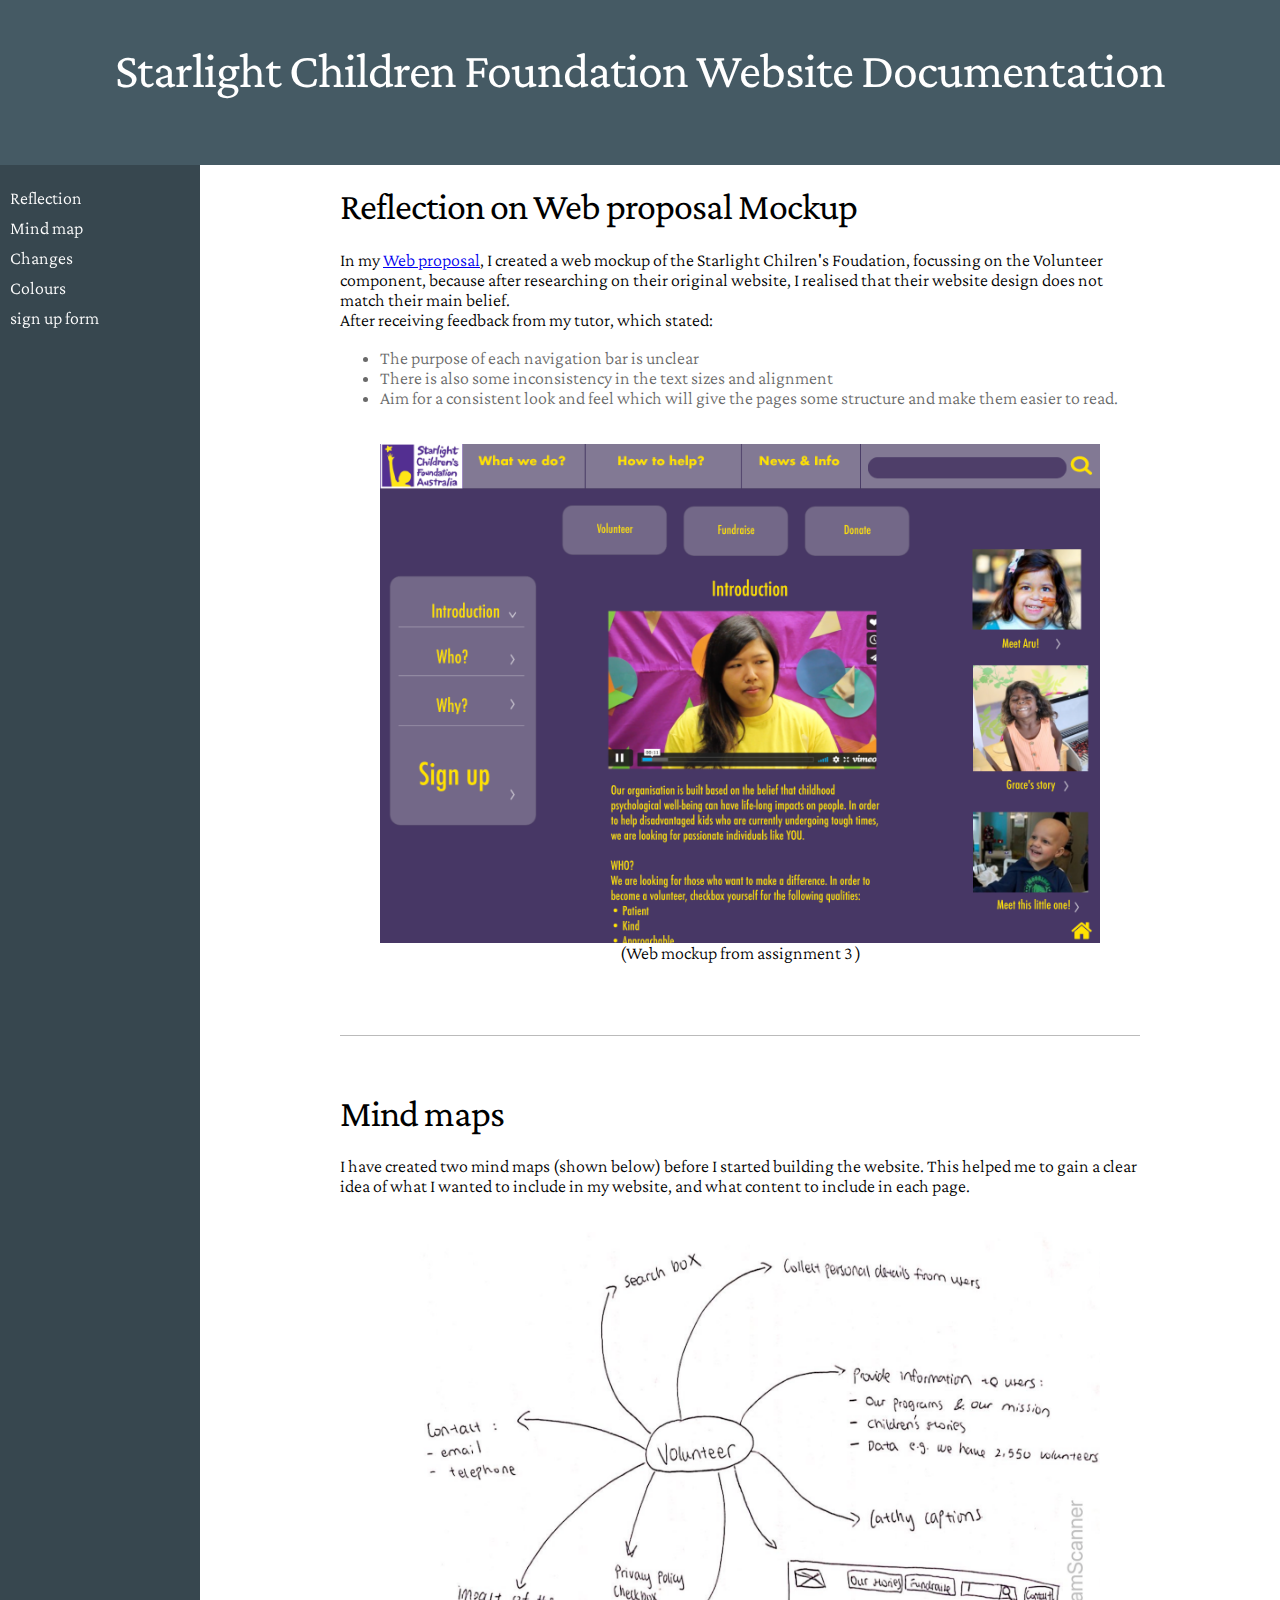
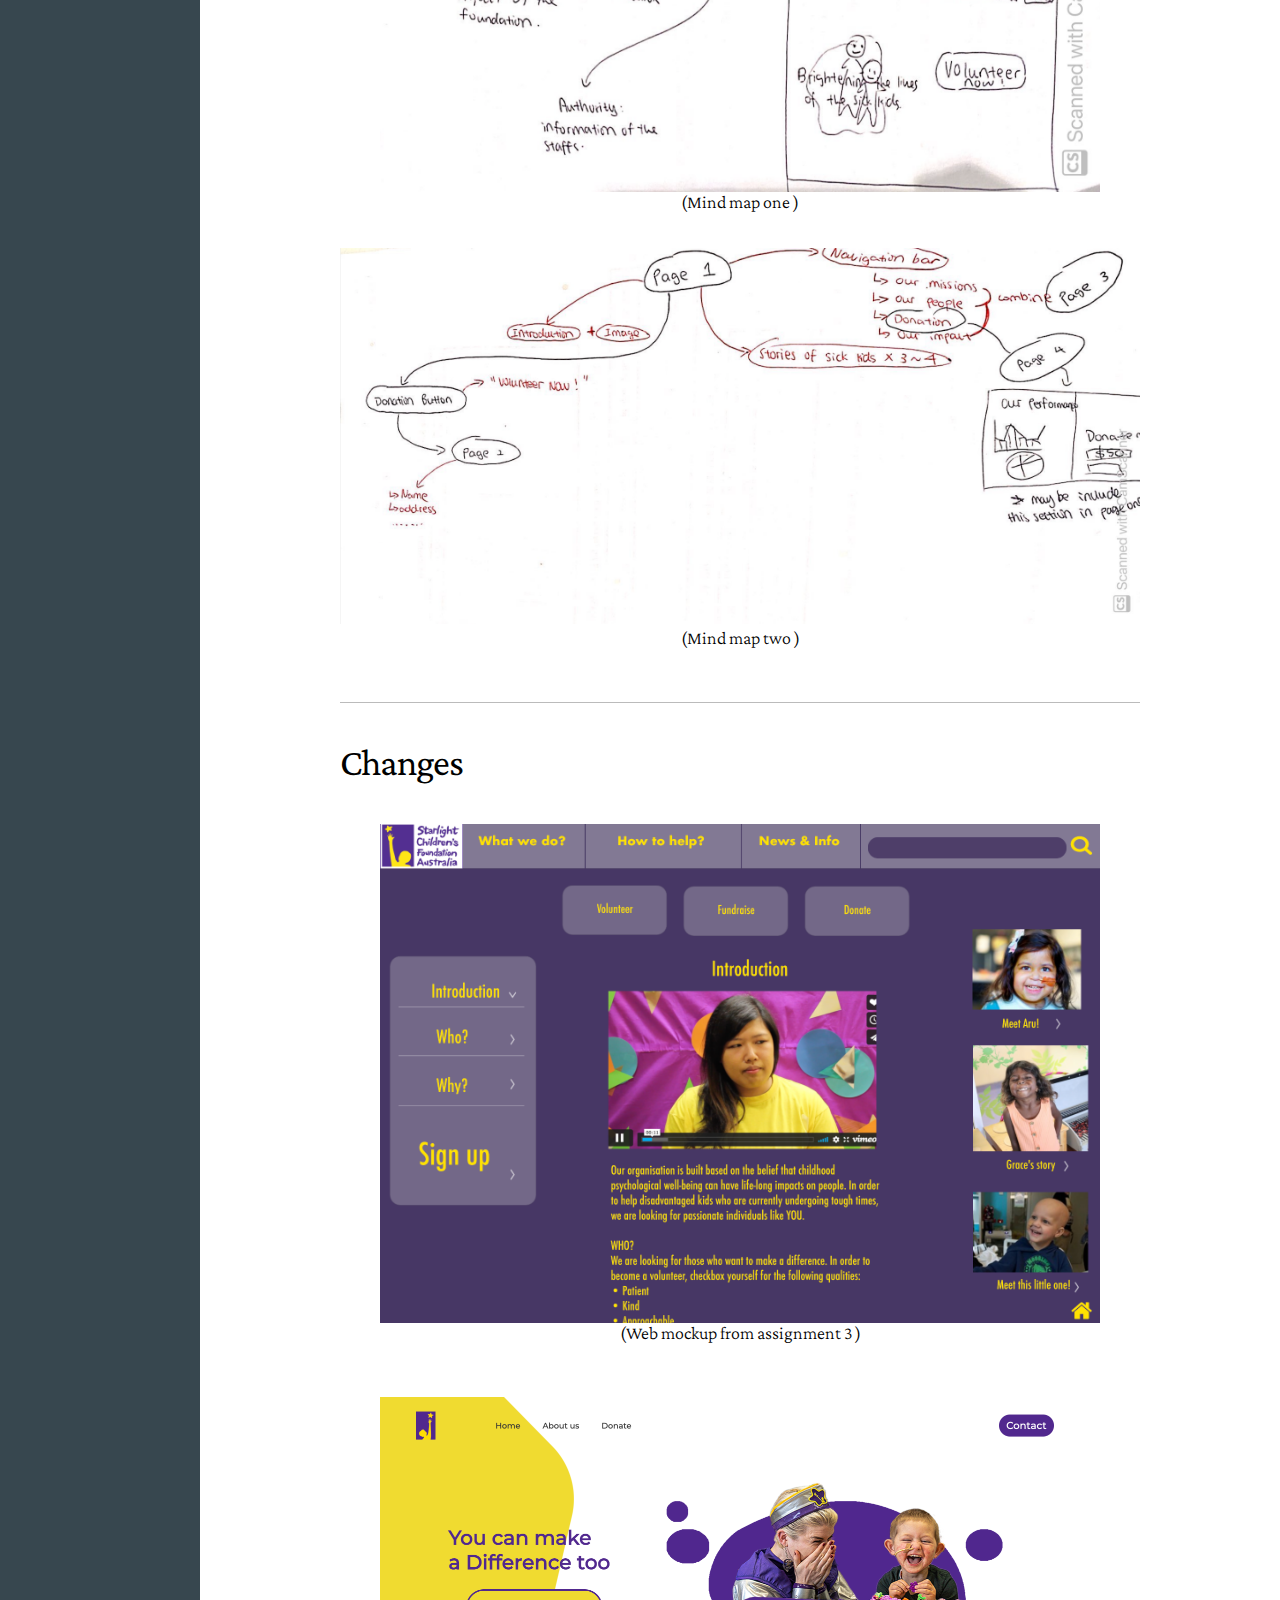
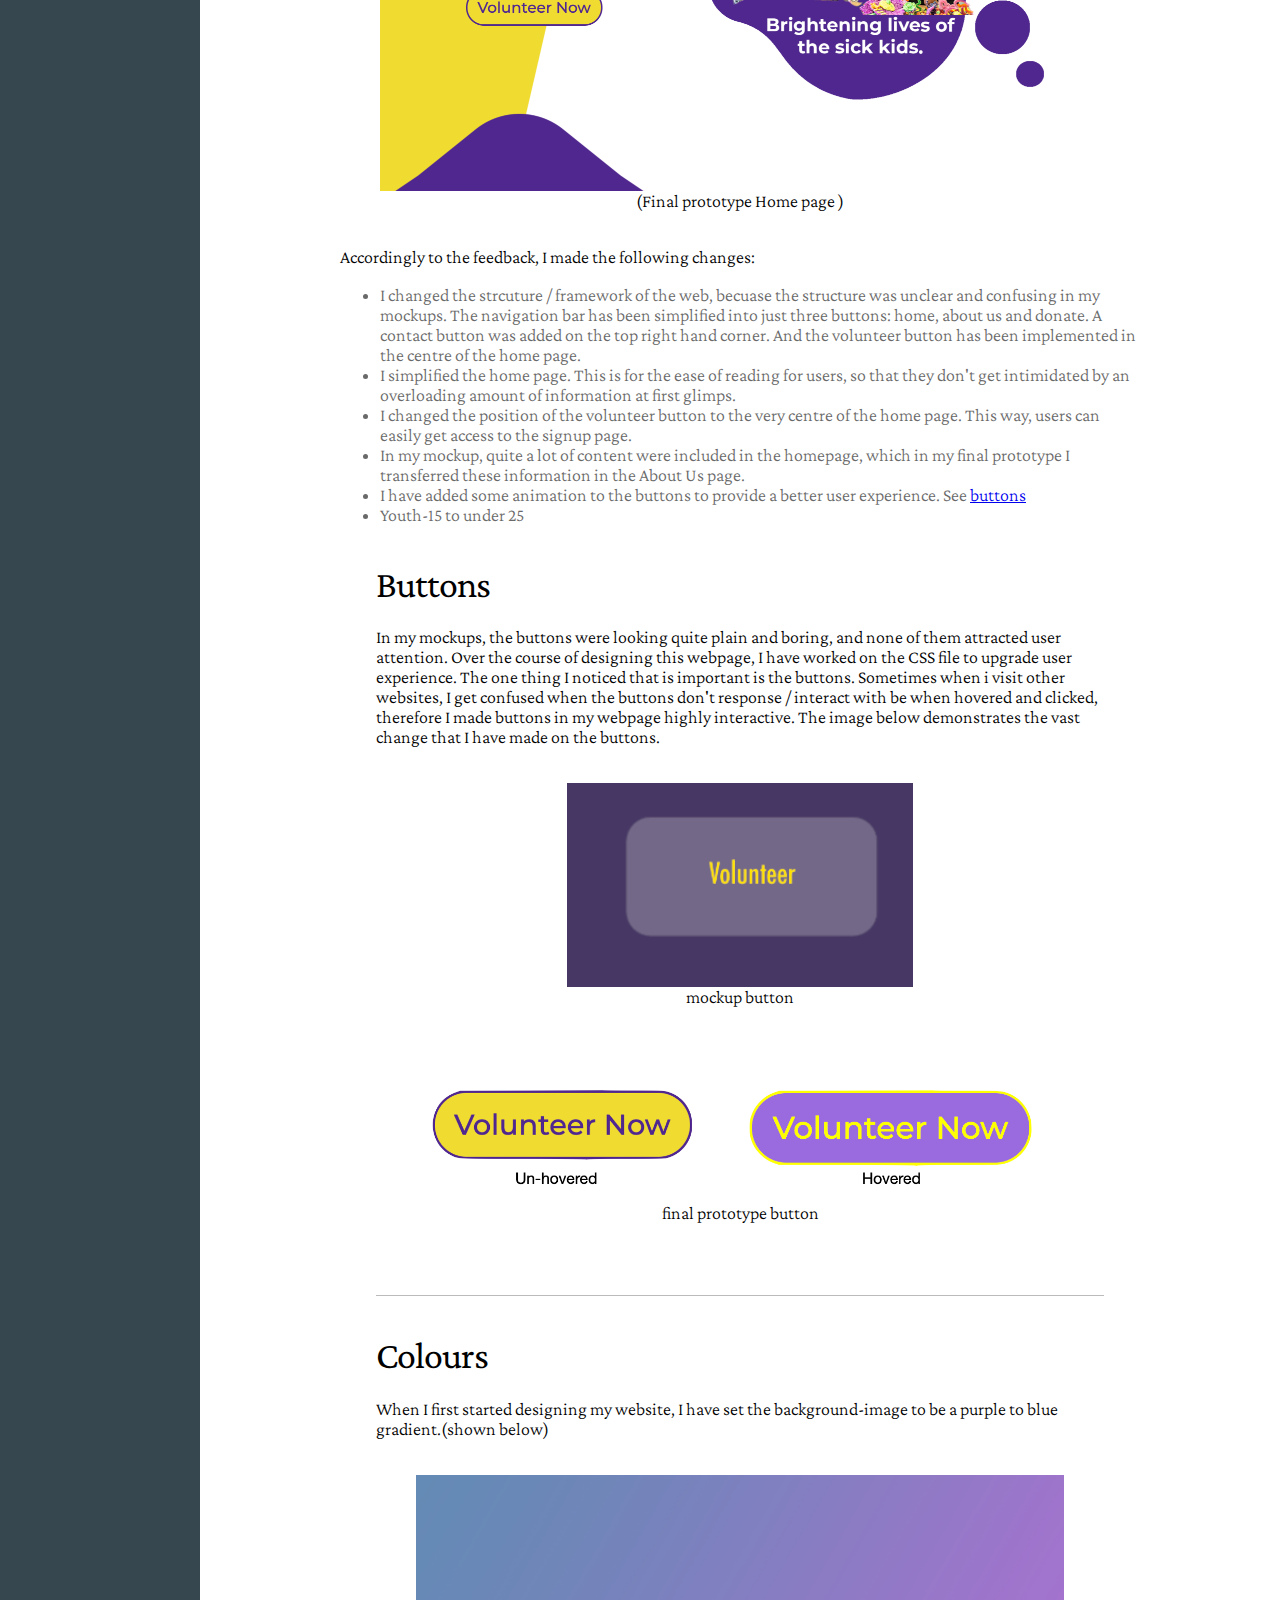
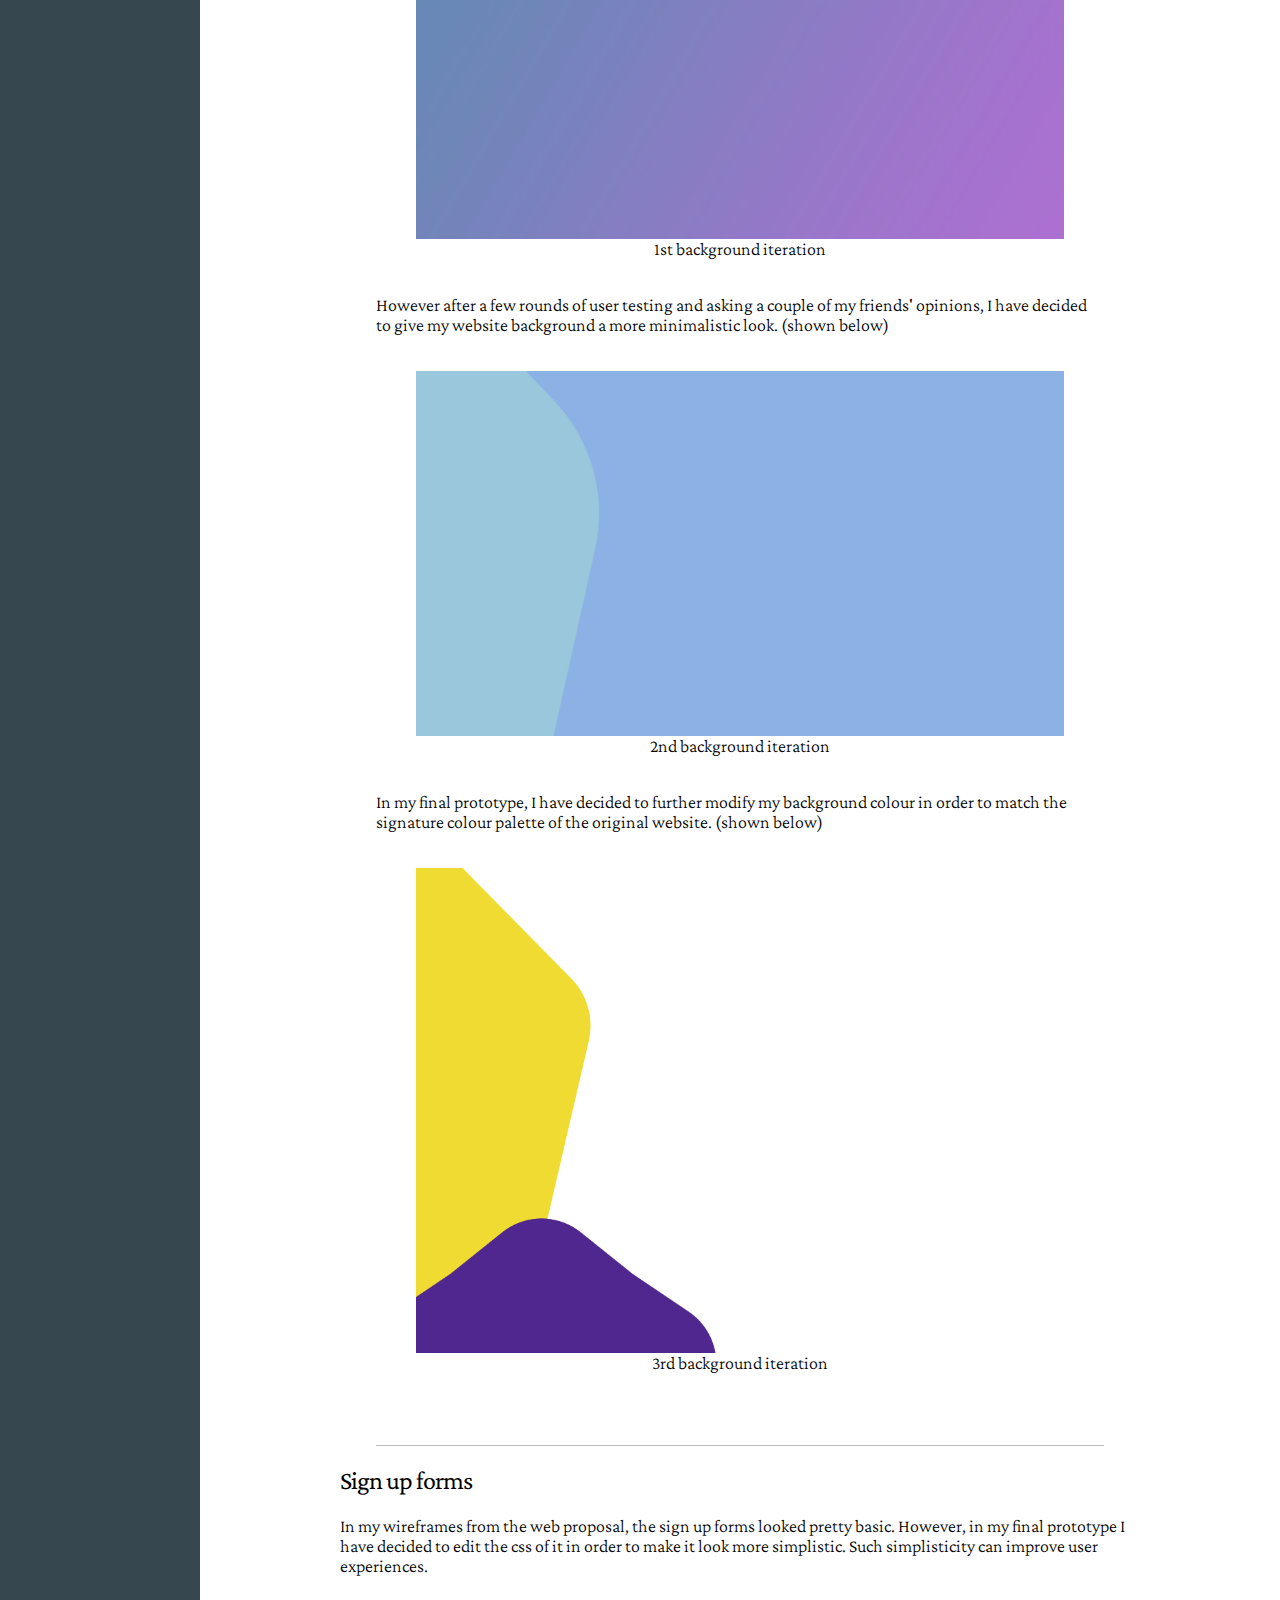
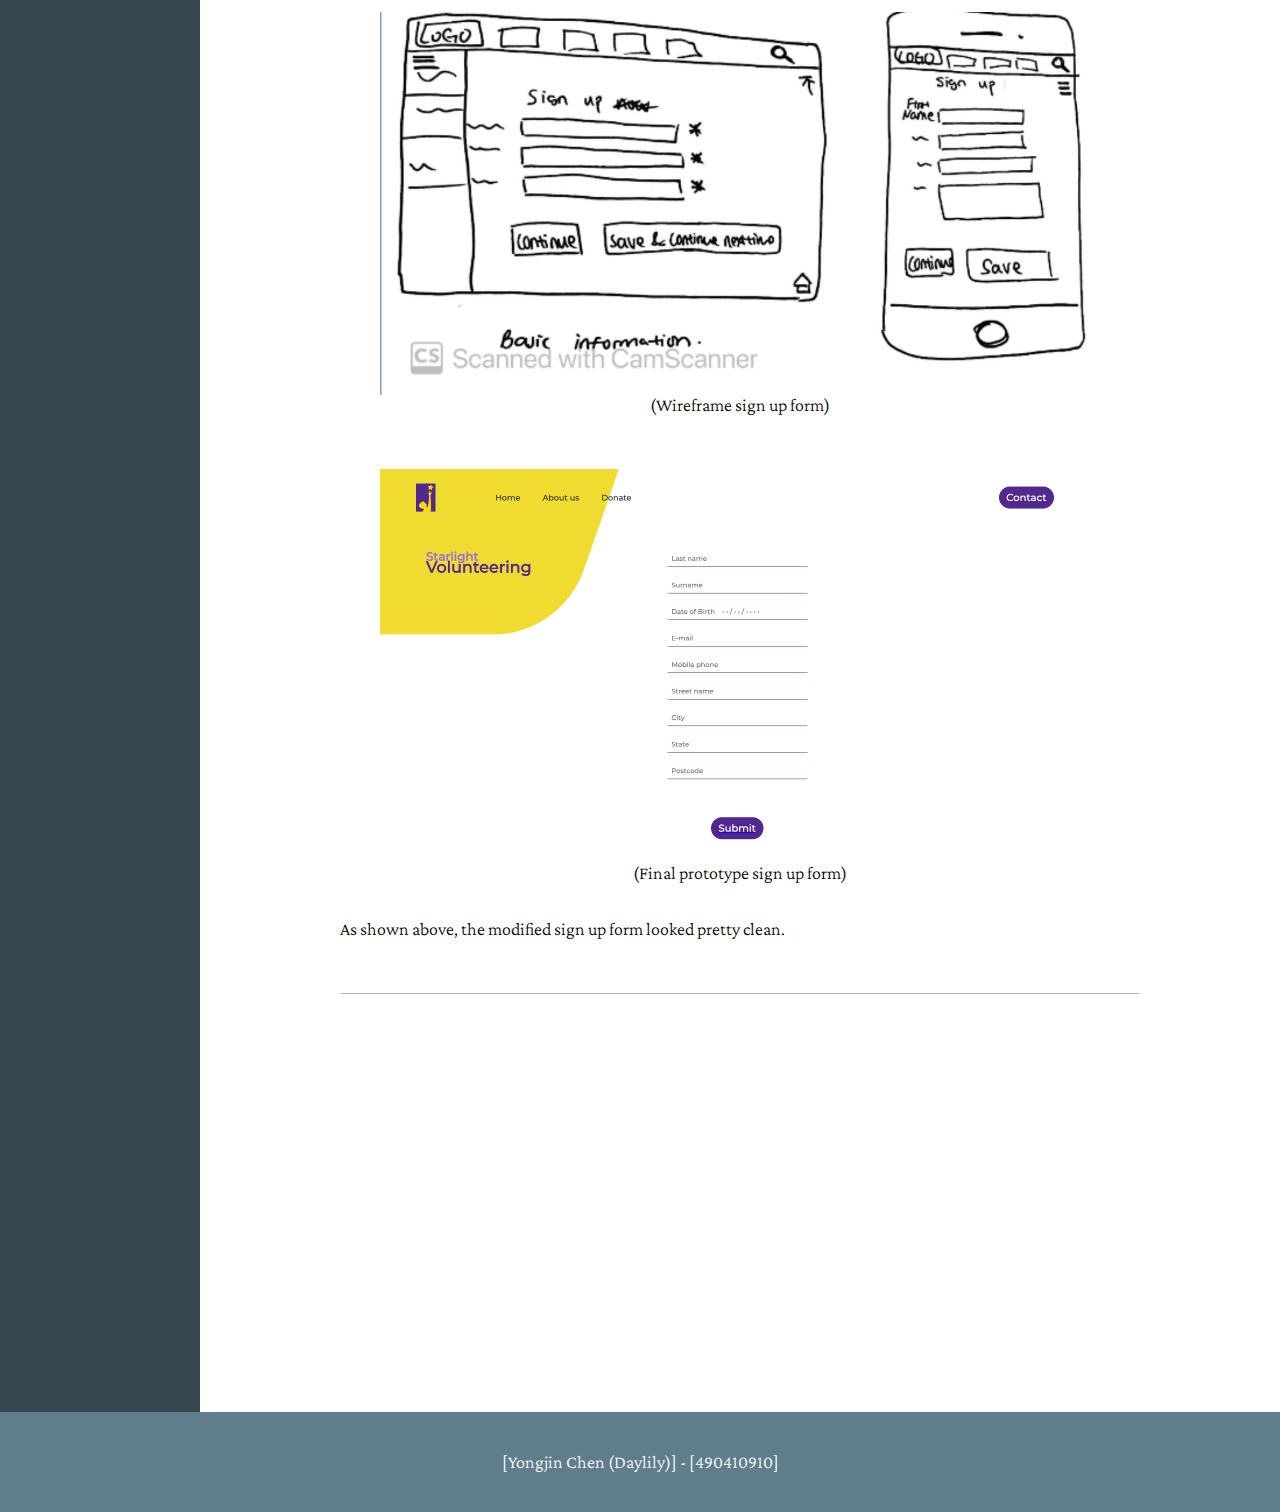
<file: index.html>
<!DOCTYPE html>
<html>

<head>
	<meta charset="utf-8">
	<meta name="viewport" content="width=device-width">
	<title>Web documentation</title>
	<link href="style.css" rel="stylesheet" type="text/css" />
</head>

<body>
	<header>
		<h1>Starlight Children Foundation Website Documentation</h1>
	</header>

	<nav>
		<ul>
			<li><a href="#Introduction">Reflection</a></li>
		
        <li><a href="#mindmap">Mind map</a></li>
		
				<li><a href="#changes">Changes</a></li>
	
			<li><a href="#colours">Colours</a></li>
		
				<li><a href="#signup">sign up form</a></li>

		
			</ul>
			
	</nav>

	<!-- MAIN CONTENT: Add your own sections as needed -->
	<main>
		<section id="Introduction">
			<h2>Reflection on Web proposal Mockup</h2>
		<p>
In my    <a class="cta" href="proposal.html">Web proposal</a>, I created a web mockup of the Starlight Chilren's Foudation, focussing on the Volunteer component, because after researching on their original website, I realised that their website design does not match their main belief. <br>
After receiving feedback from my tutor, which stated: 
<ul>
  <li>The purpose of each navigation bar is unclear</li>
  <li>There is also some inconsistency in the text sizes and alignment</li>
  <li>Aim for a consistent look and feel which will give the pages some structure and make them easier to read.</li>
</ul>


<figure> <center>
<img src="Images/mockup1.png" alt=""mockup"  width="20%"> <figcaption> (Web mockup from assignment 3 )</figcaption>
</figure> </center>
</section>

    </p></section>

	<section id="mindmap">
	<h2>Mind maps</h2>
		<p>I have created two mind maps (shown below) before I started building the website. This helped me to gain a clear idea of what I wanted to include in my website, and what content to include in each page. </p>

    <figure> <center>
<img src="img/mindmap1.png" alt=""mindmap1"  width="20%"> <figcaption> (Mind map one )</figcaption>
</figure> </center>
<center>
<img src="img/mindmap2.png" alt=""mindmap2"  width="100%"> <figcaption> (Mind map two )</figcaption>
</figure> </center>









  </section>

	<section id="changes">
			<h2>Changes</h2>



			<!-- Use the figure element for embedding images and iframes with annotations/captions -->
		
         <figure> <center>
<img src="Images/mockup1.png" alt=""mockup"  width="15%"> <figcaption> (Web mockup from assignment 3 )</figcaption>
</figure> </center>

         <figure> <center>
<img src="img/home.png" alt=""home"  width="15%"> <figcaption> (Final prototype Home page )</figcaption>
</figure> </center>
	<p>
      Accordingly to the feedback, I made the following changes: 
        <ul>
         <li>I changed the strcuture / framework of the web, becuase the structure was unclear and confusing in my mockups. The navigation bar has been simplified into just three buttons: home, about us and donate. A contact button was added on the top right hand corner. And the volunteer button has been implemented in the centre of the home page.  </li>

         <li>I simplified the home page. This is for the ease of reading for users, so that they don't get intimidated by an overloading amount of information at first glimps. </li>
         <li>I changed the position of the volunteer button to the very centre of the home page. This way, users can easily get access to the signup page. </li>
         <li>In my mockup, quite a lot of content were included in the homepage, which in my final prototype I transferred these information in the About Us page.</li> 
         <li>I have added some animation to the buttons to provide a better user experience. See  <a class="cta" href="#buttons">buttons</a> </li>
         <li>Youth-15 to under 25</li></ul>
        </p>


			<section id="buttons">
<h2> Buttons</h2>
     
<p>
  In my mockups, the buttons were looking quite plain and boring, and none of them attracted user attention.
Over the course of designing this webpage, I have worked on the CSS file to upgrade user experience. The one thing I noticed that is important is the buttons. Sometimes when i visit other websites, I get confused when the buttons don't response / interact with be when hovered and clicked, therefore I made buttons in my webpage highly interactive. The image below demonstrates the vast change that I have made on the buttons. <br></p>

  <figure> <center>
<img src="img/oldbutton.png" alt=""process"  width="20%"> <figcaption> mockup button</figcaption>
</figure> </center>

  <figure> <center>
<img src="img/new button.png" alt=""process"  width="20%"> <figcaption> final prototype button</figcaption>
</figure> </center>

	
		</section>

    <!-- 🌸🌸🌸🌸DEATION🌸🌸🌸🌸-->
		<section id="colours">
			<h2>Colours</h2>
			<p>When I first started designing my website, I have set the background-image to be a purple to blue gradient.(shown below)
     </p>

       <figure> <center>
<img src="img/bg1.png" alt=""process"  width="20%"> <figcaption>  1st background iteration</figcaption>
</figure> </center>

<p>However after a few rounds of user testing and asking a couple of my friends' opinions, I have decided to give my website background a more minimalistic look. (shown below)</p>

       <figure> <center>
<img src="img/bg2.png" alt=""process"  width="20%"> <figcaption> 2nd background iteration</figcaption>
</figure> </center>

<p>In my final prototype, I have decided to further modify my background colour in order to match the signature colour palette of the original website. (shown below)</p>

       <figure> <center>
<img src="img/bg3.png" alt=""process"  width="20%"> <figcaption> 3rd background iteration</figcaption>
</figure> </center>
</section>
			

			<h3 id="signup">Sign up forms</h3>
			<p>In my wireframes from the web proposal, the sign up forms looked pretty basic. However, in my final prototype I have decided to edit the css of it in order to make it look more simplistic. Such simplisticity can improve user experiences.</p>

<figure> <center>
<img src="img/oldform.png" alt=""form1",  width="15%"> <figcaption> (Wireframe sign up form) </figcaption>
</figure> </center>
<figure> <center>
<img src="img/newform.png" alt=""form1",  width="15%"> <figcaption> (Final prototype sign up form) </figcaption>
</figure> </center>
<p> As shown above, the modified sign up form looked pretty clean.</p> 
</section>






    
	</main>

  <!-- FOOTER: Update with your details --> 
	<footer>
		[Yongjin Chen (Daylily)] - [490410910]
	</footer>
	</script>
</body>

</html>
</file>
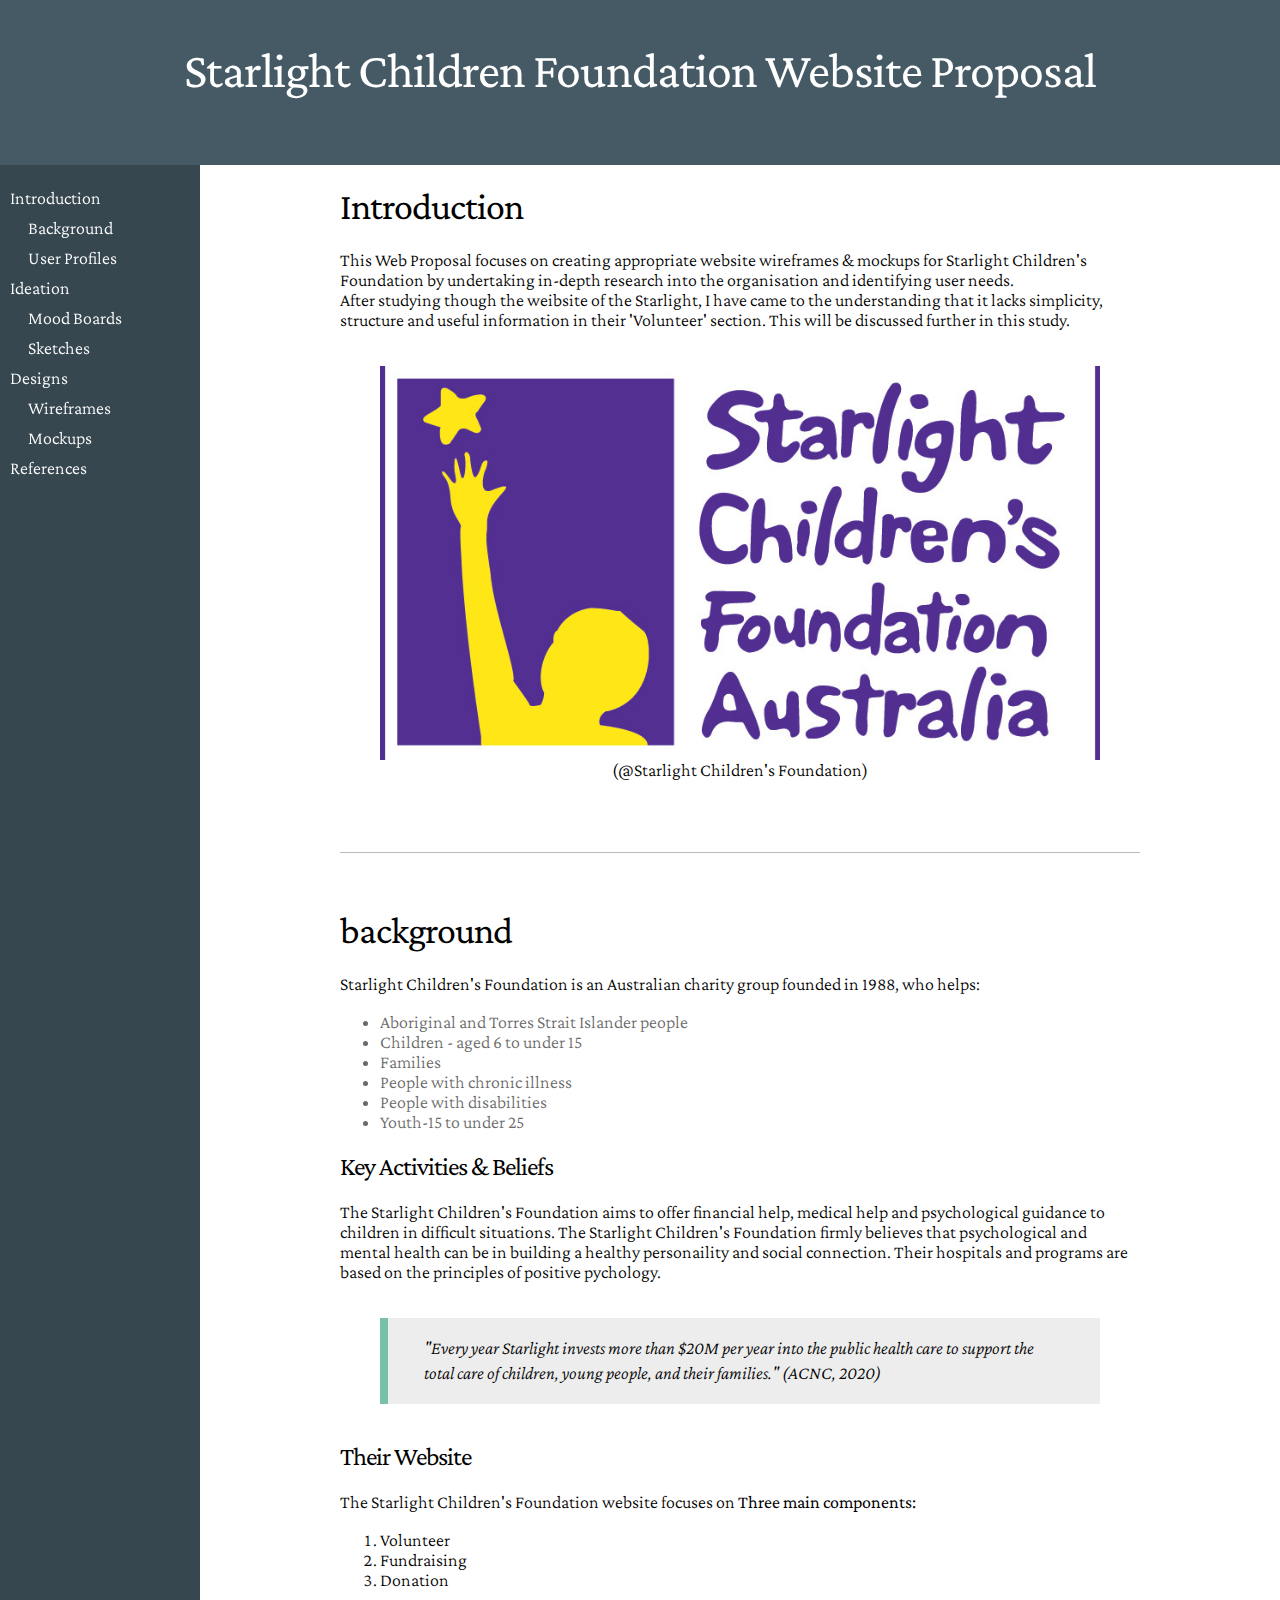
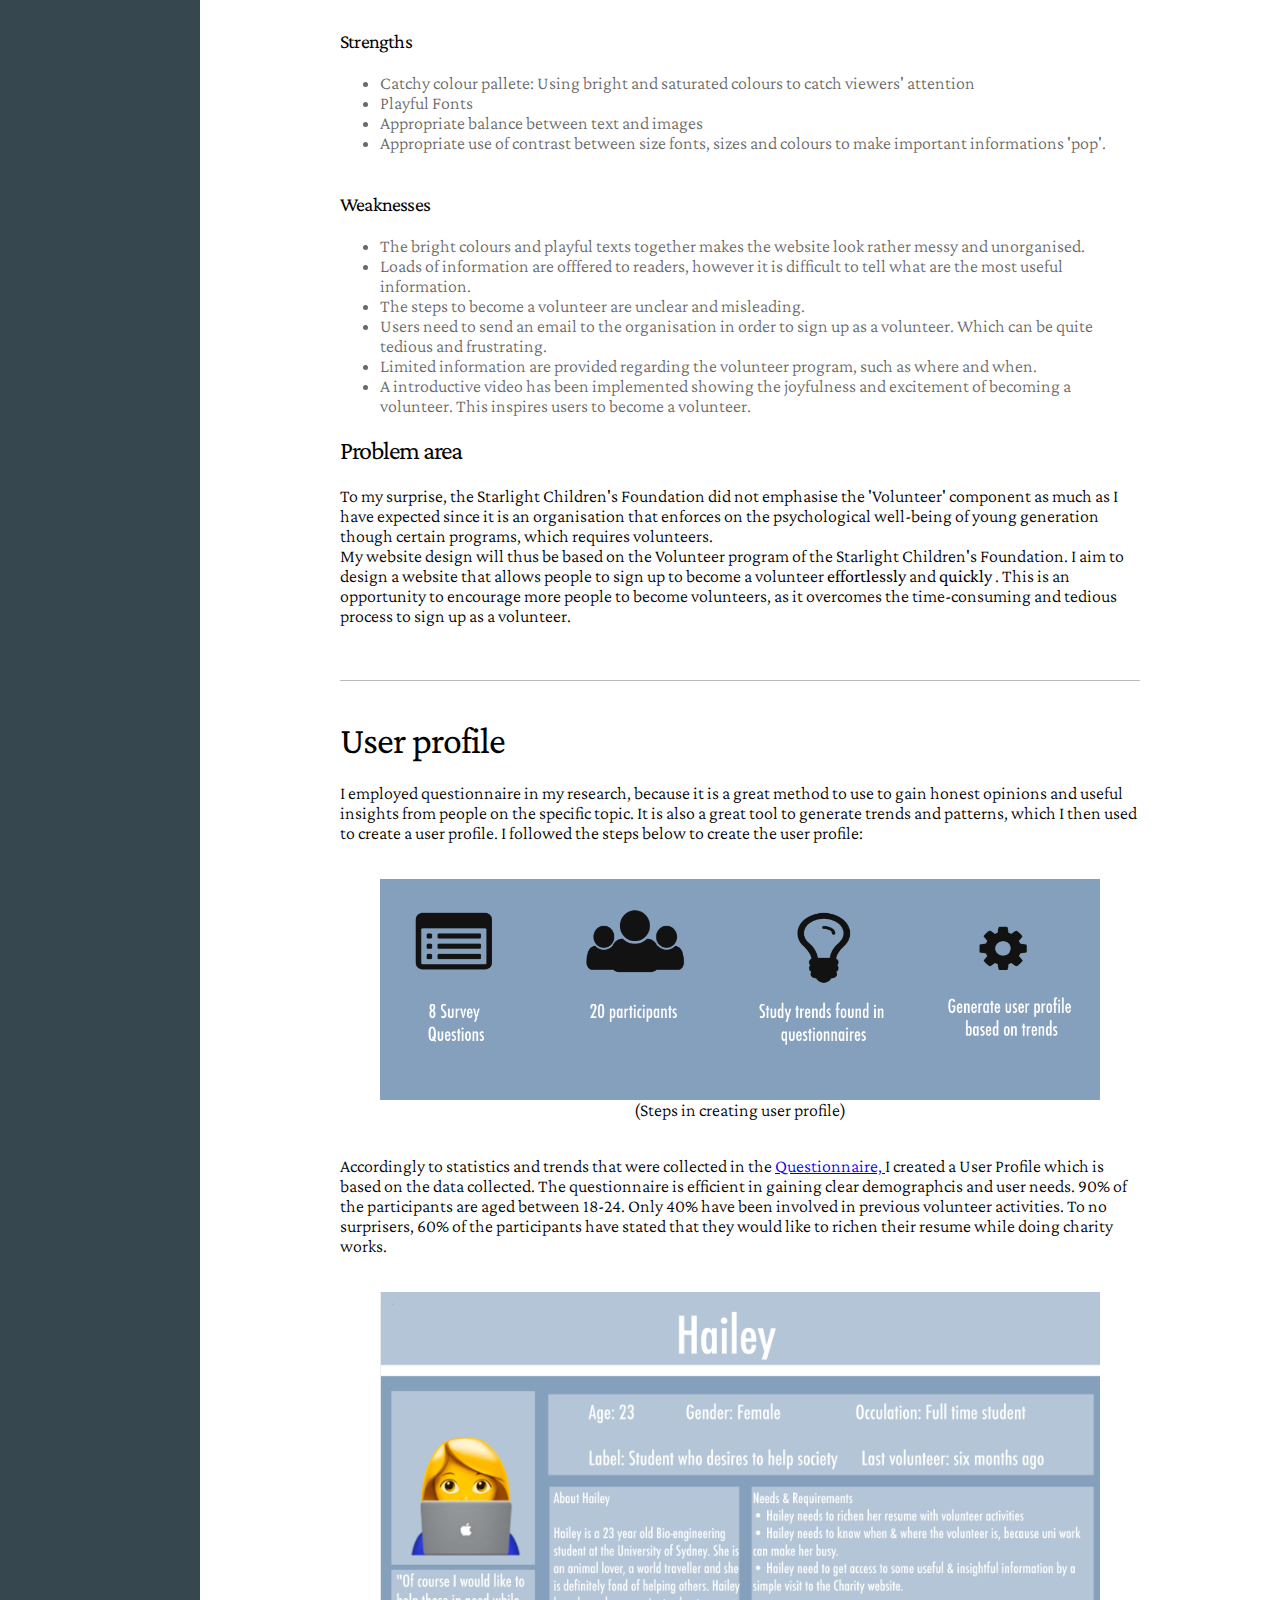
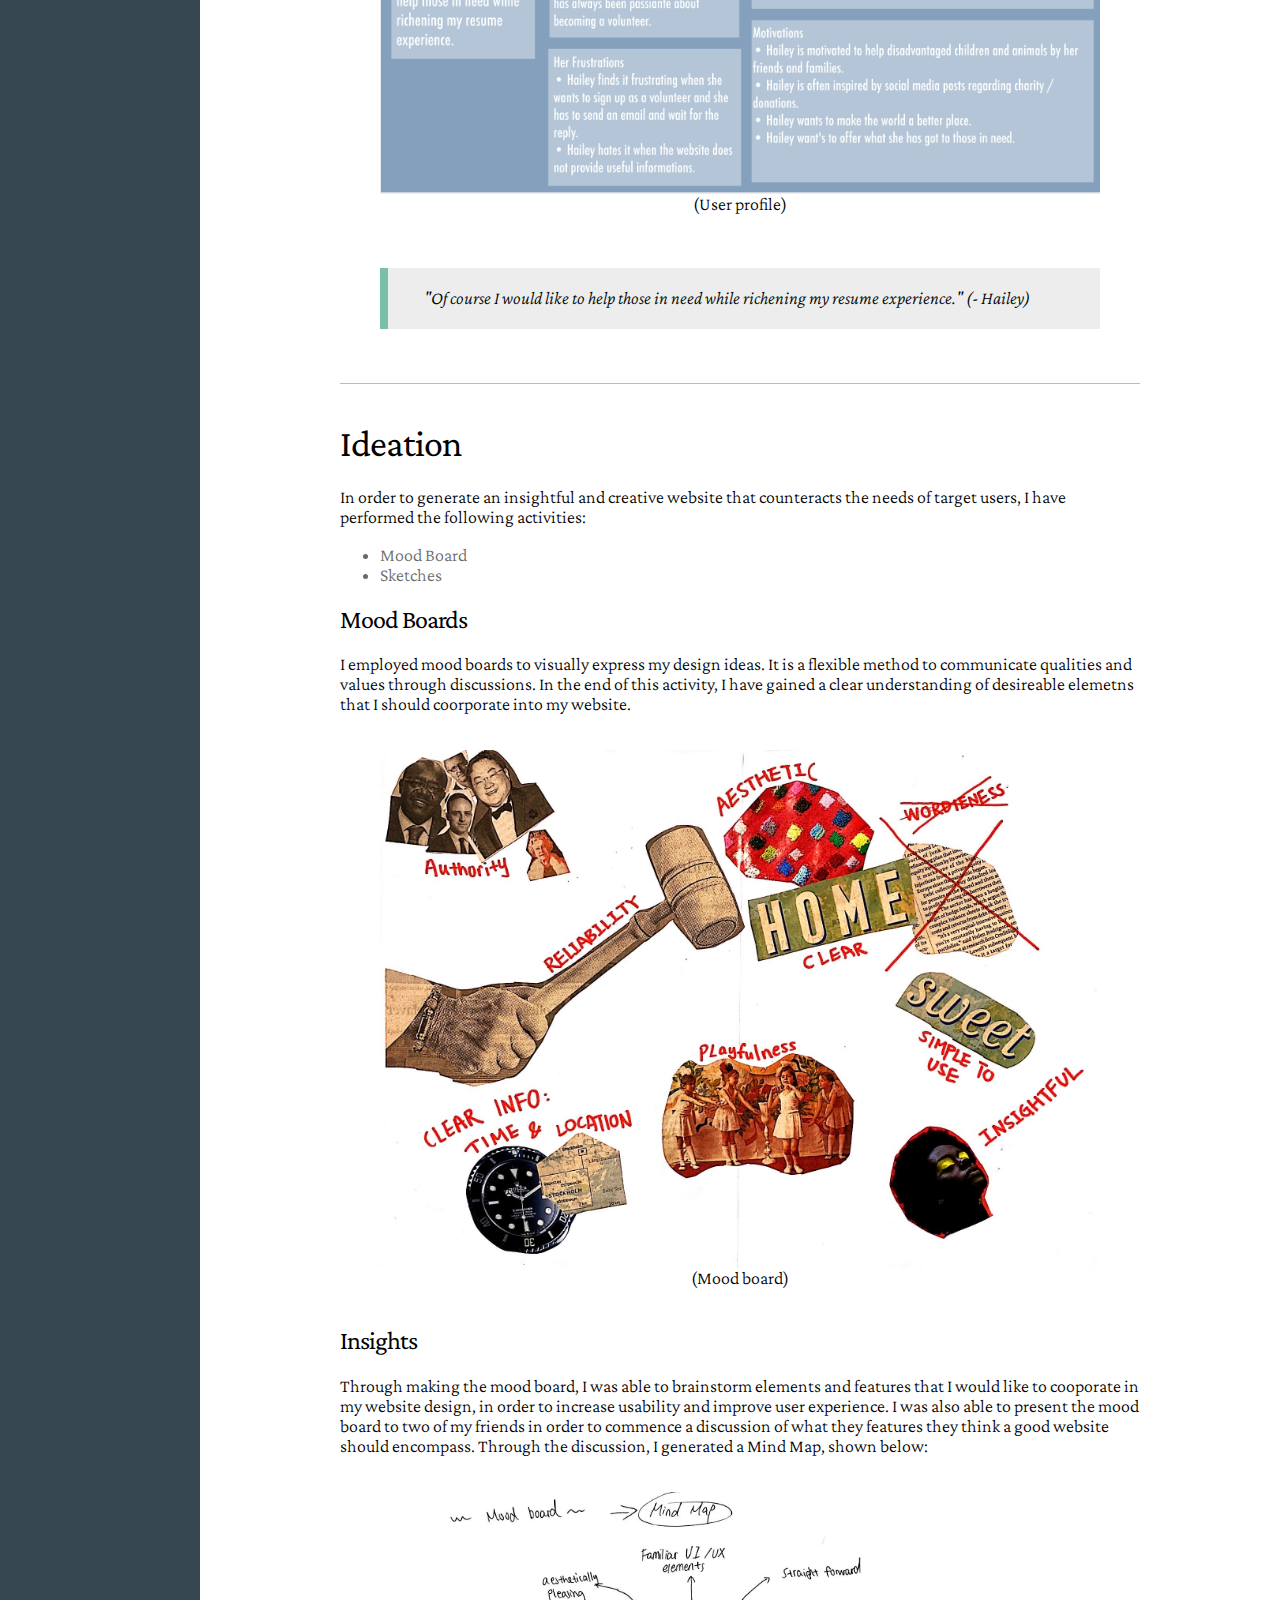
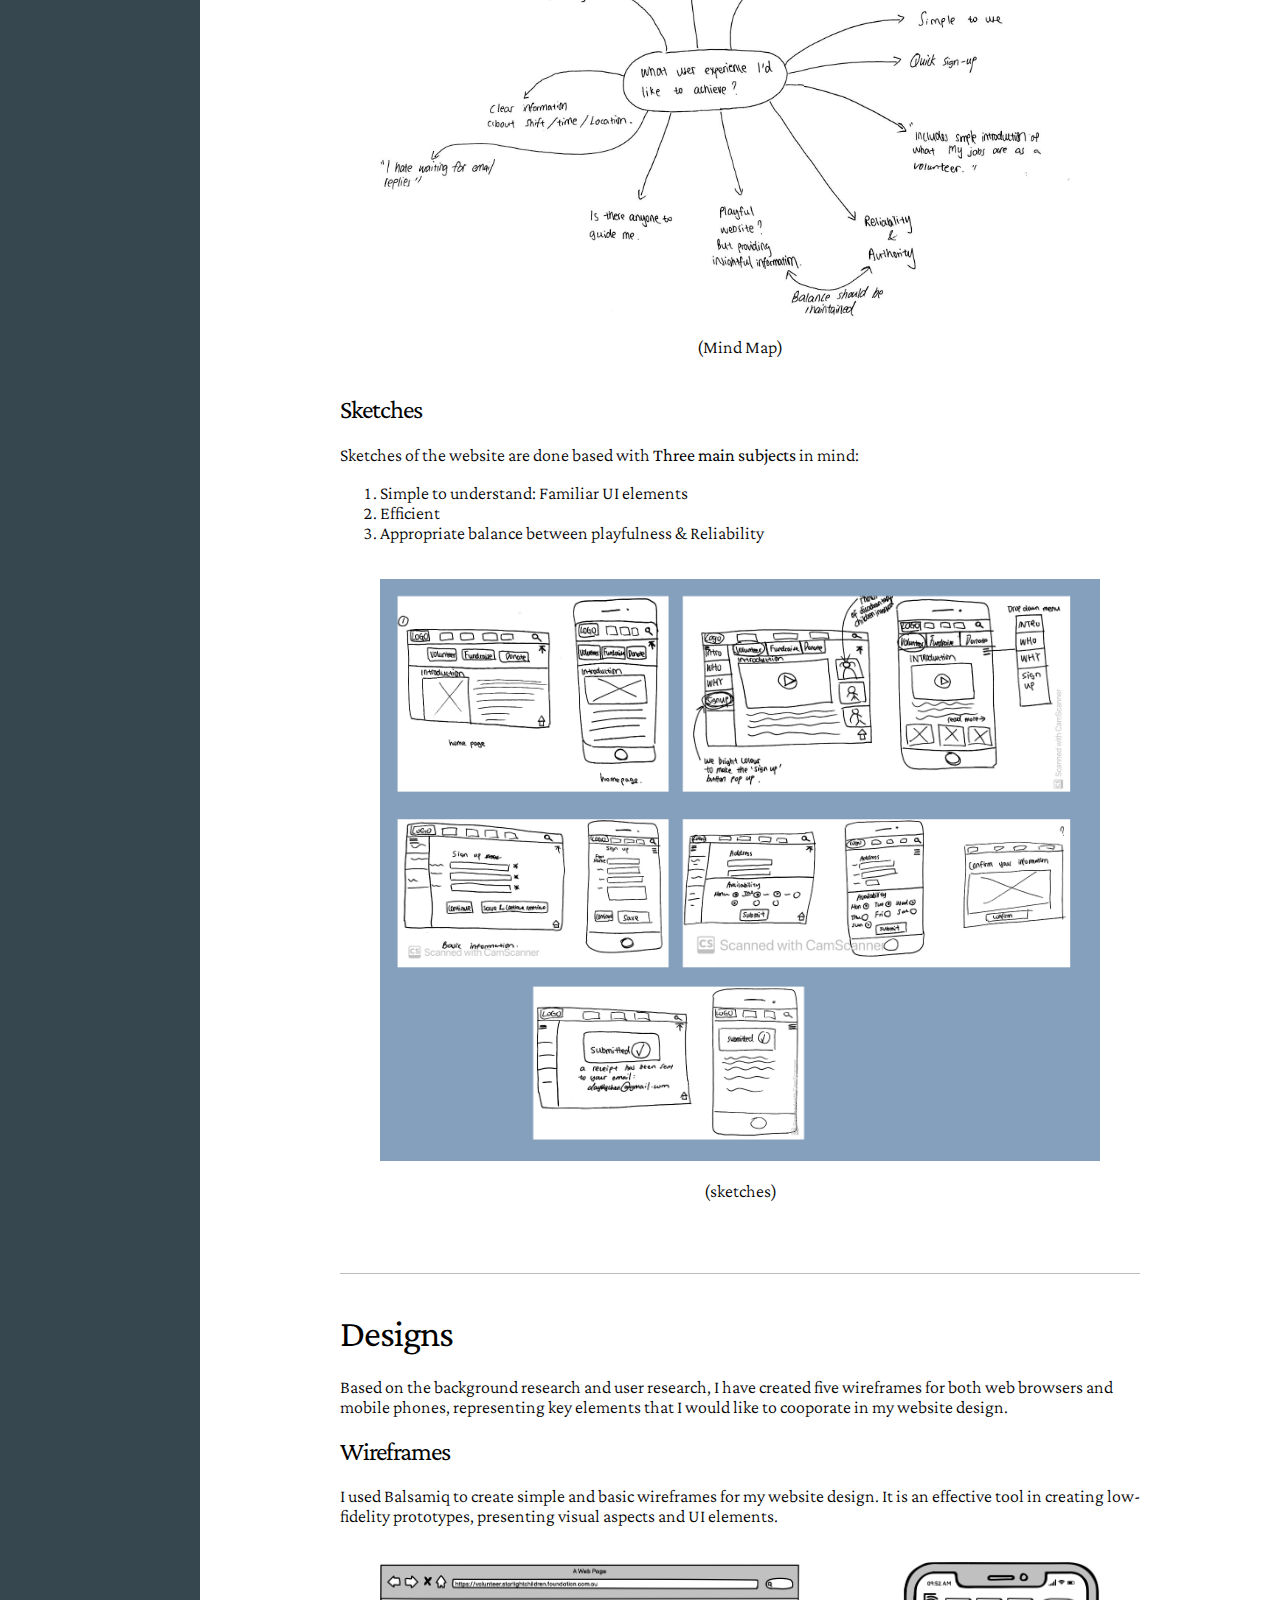
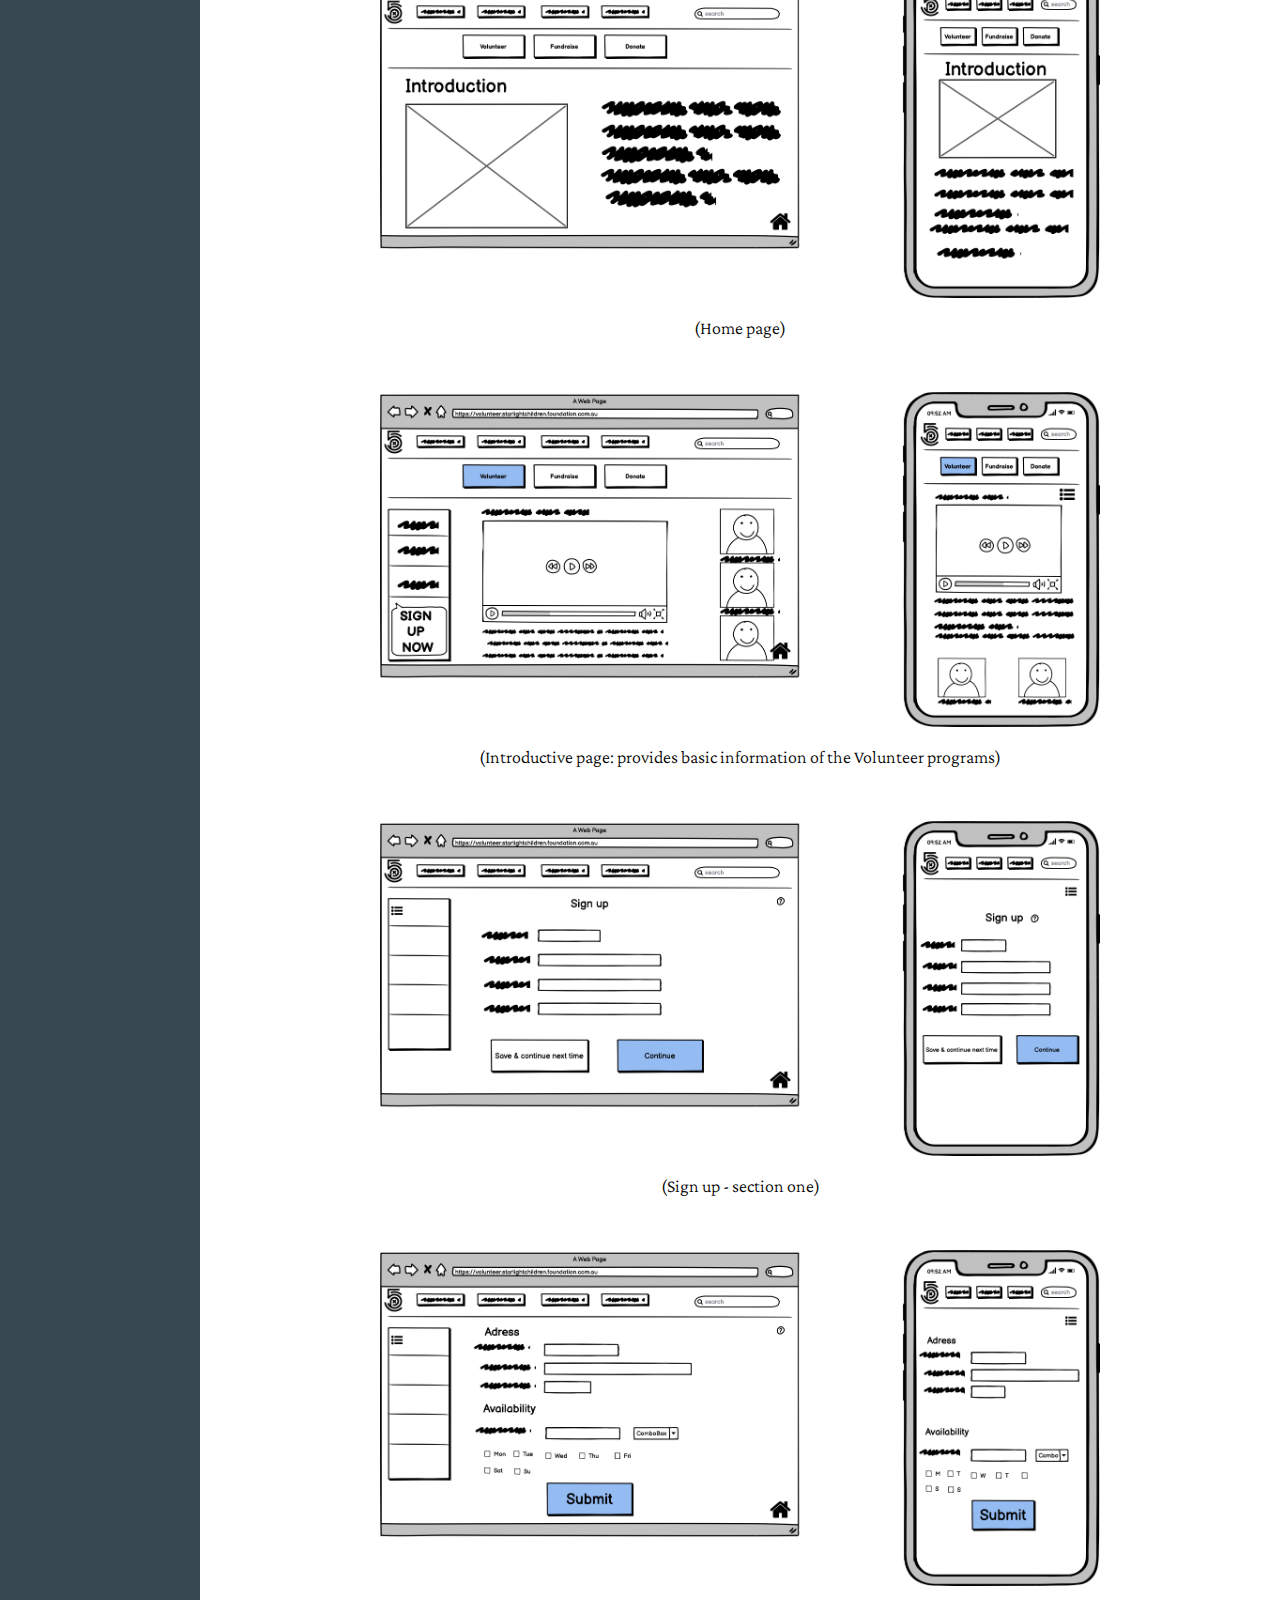
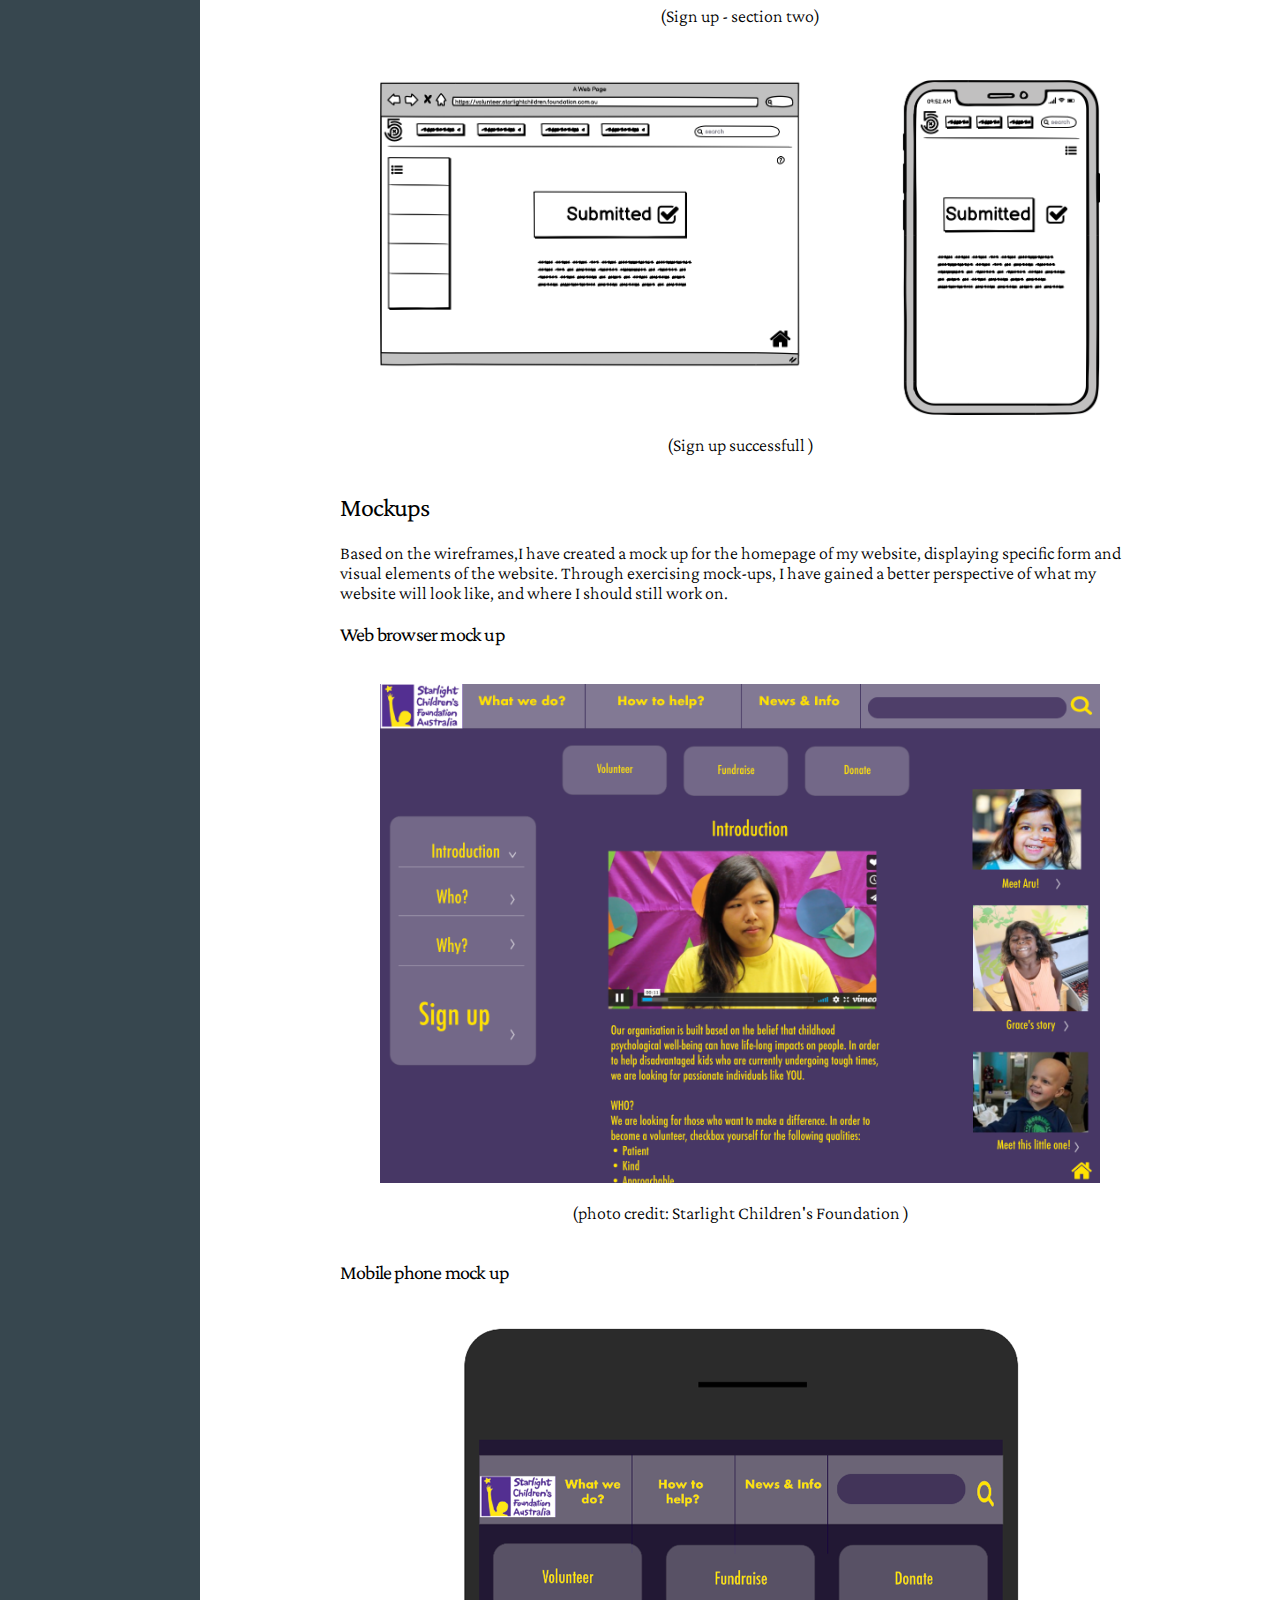
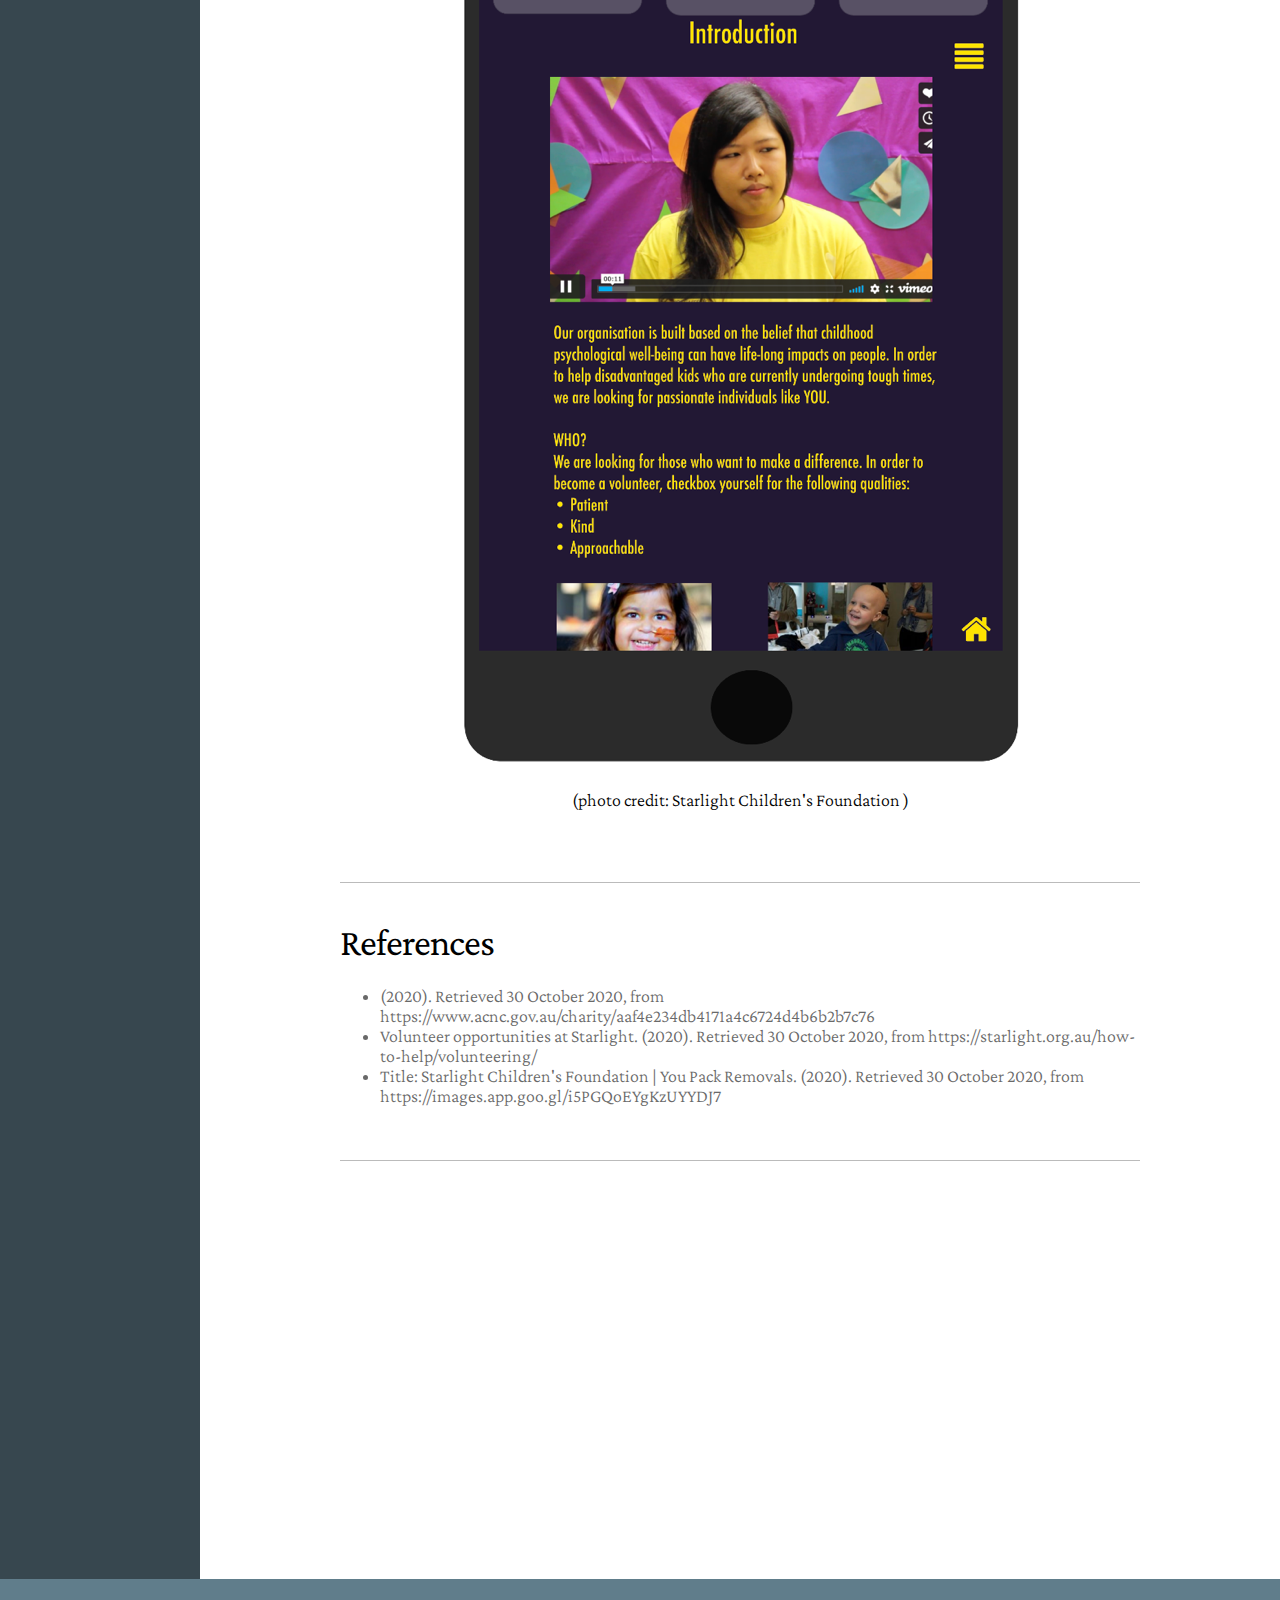
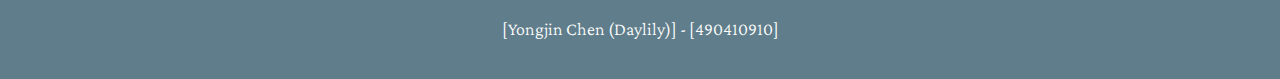
<file: proposal.html>
<!DOCTYPE html>
<html>

<head>
	<meta charset="utf-8">
	<meta name="viewport" content="width=device-width">
	<title>Web Proposal</title>
	<link href="style.css" rel="stylesheet" type="text/css" />
</head>

<body>
	<header>
		<h1>Starlight Children Foundation Website Proposal</h1>
	</header>

	<nav>
		<ul>
			<li><a href="#Introduction">Introduction</a></li>
			<ul>
				<li><a href="#Background">Background</a></li>
				<li><a href="#profiles">User Profiles</a></li>
			</ul>
			<li><a href="#ideation">Ideation</a></li>
			<ul>
				<li><a href="#moodboards">Mood Boards</a></li>
				<li><a href="#sketches">Sketches</a></li>
			</ul>
			<li><a href="#Design Proposal">Designs</a></li>
			<ul>
				<li><a href="#wireframes">Wireframes</a></li>
				<li><a href="#mockups">Mockups</a></li>
			</ul>
			<li><a href="#references">References</a></li>
		</ul>
	</nav>

	<!-- MAIN CONTENT: Add your own sections as needed -->
	<main>
		<section id="Introduction">
			<h2>Introduction</h2>
		<p>
This Web Proposal focuses on  creating appropriate website wireframes & mockups for Starlight Children's Foundation by undertaking in-depth research into the organisation and identifying user needs. <br>
After studying though the weibsite of the Starlight, I have came to the understanding that it lacks simplicity, structure and useful information in their 'Volunteer' section. This will be discussed further in this study. 

<figure> <center>
<img src="Images/logo.jpg" alt=""Moodboard"  width="20%"> <figcaption> (@Starlight Children's Foundation)</figcaption>
</figure> </center>
</section>

    </p>


	<section id="Background">
			<h2>background</h2>



			<!-- Use the figure element for embedding images and iframes with annotations/captions -->
			<p>
        Starlight Children's Foundation is an Australian charity group founded in 1988, who helps:
        <ul>
         <li> Aboriginal and Torres Strait Islander people</li>
         <li>Children - aged 6 to under 15</li>
         <li>Families</li>
         <li>People with chronic illness</li> 
         <li>People with disabilities</li>
         <li>Youth-15 to under 25</li></ul>
        </p>

        <h3>
        Key Activities & Beliefs
        </h3>
        <p>
The Starlight Children's Foundation aims to offer financial help, medical help and psychological guidance to children in difficult situations. The Starlight Children's Foundation firmly believes that psychological and mental health can be in building a healthy personaility and social connection. Their hospitals and programs are based on the principles of positive pychology. 

			<blockquote>
			"Every year Starlight invests more than $20M per year into the public health care to support the total care of children, young people, and their families." (ACNC, 2020)
			</blockquote>

      <h3> Their Website </h3>
        <p>
          The Starlight Children's Foundation website focuses on <strong>Three main components:</strong> 
          <ol>
            <li> Volunteer</li>
            <li> Fundraising </li>
            <li> Donation </li></ol> <br>
        

  
 <h4> Strengths </h4>
<ul>
<li> Catchy colour pallete: Using bright and saturated colours to catch viewers' attention </li>
<li> Playful Fonts </li> 
<li> Appropriate balance between text and images</li>
<li> Appropriate use of contrast between size fonts, sizes and colours to make important informations 'pop'. </li>
</ul> </br>

     <h4> Weaknesses </h4>
     <ul>
       <li>The bright colours and playful texts together makes the website look rather messy and unorganised. </li>
       <li> Loads of information are offfered to readers, however it is difficult to tell what are the most useful information. </li>
       <li> The steps to become a volunteer are unclear and misleading. </li>
       <li> Users need to send an email to the organisation in order to sign up as a volunteer. Which can be quite tedious and frustrating.  </li>
       <li> Limited information are provided regarding the volunteer program, such as where and when.</li>
       <li> A introductive video has been implemented showing the joyfulness and excitement of becoming a volunteer. This inspires users to become a volunteer.
 </ul>

 <h3> Problem area </h3> 
 <p> 
To my surprise, the Starlight Children's Foundation did not emphasise the 'Volunteer' component as much as I have expected since it is an organisation that enforces on the psychological well-being of young generation though certain programs, which requires volunteers. </br>
My website design will thus be based on the Volunteer program of the Starlight Children's Foundation. I aim to design a website that allows people to sign up to become a volunteer <strong>effortlessly</strong> and <strong>quickly </strong>. This is an opportunity to encourage more people to become volunteers, as it overcomes the time-consuming and tedious process to sign up as a volunteer.   </p>
</section>
 <!--👩‍💻👩‍💻👩‍💻👩‍💻User Profile👩‍💻👩‍💻👩‍💻👩‍💻‍-->


			<section id="profiles">
<h2> User profile </h2>
     
<p>
I employed questionnaire in my research, because it is a great method to use to gain honest opinions and useful insights from people on the specific topic. It is also a great tool to generate trends and patterns, which I then used to create a user profile. I followed the steps below to create the user profile:
  </p>

  <figure> <center>
<img src="Images/process.png" alt=""process"  width="20%"> <figcaption> (Steps in creating user profile)</figcaption>
</figure> </center>

	<p>
        Accordingly to  statistics and trends that were collected in the <a href="https://docs.google.com/forms/d/1E70jdQgMVe0ixRBV3Ly_dOIA3aQdM9kz3WMBXxXPW04/edit#responses"> Questionnaire,  </a> I  created a User Profile which is based on the data collected. The questionnaire is efficient in gaining clear demographcis and user needs. 90% of the participants are aged between 18-24. Only 40% have been involved in previous volunteer activities. To no surprisers, 60% of the participants have stated that they would like to richen their resume while doing charity works. 
      </p>

        <figure> <center>
<img src="Images/user profile.png" alt=""User profile",  width="40%"> <figcaption> (User profile) </figcaption>
</figure> </center>
			<!-- Use the blockquote element if applicable -->

			<blockquote>
			"Of course I would like to help those in need while richening my resume experience." (- Hailey)
			</blockquote>
		</section>

    <!-- 🌸🌸🌸🌸DEATION🌸🌸🌸🌸-->
		<section id="ideation">
			<h2>Ideation</h2>
			<p>In order to generate an insightful and creative website that counteracts the needs of target users, I have performed the following activities: 

  <ul> 
    <li> Mood Board </li>
    <li> Sketches </li>
   	</ul>
     </p>
			

      <!--😊😊😊😊MoodBoards😊😊😊😊-->
			<h3 id="moodboards">Mood Boards</h3>
			<p>I employed mood boards to visually express my design ideas. It is a flexible method to communicate qualities and values through discussions. In the end of this activity, I have gained a clear understanding of desireable elemetns that I should coorporate into my website.</p>
<figure> <center>
<img src="Images/Moodboard.JPG" alt=""Moodboard",  width="40%"> <figcaption> (Mood board) </figcaption>
</figure> </center>

<h3>Insights</h3>
<p> Through making the mood board, I was able to brainstorm elements and features that I would like to cooporate in my website design, in order to increase usability and improve user experience. I was also able to present the mood board to two of my friends in order to commence a discussion of what they features they think a good website should encompass. Through the discussion, I generated a Mind Map, shown below: 

<figure> <center>
<img src="Images/mindMap.JPG" alt=""Mind Map",  width="40%"> </br><figcaption> (Mind Map) </figcaption>
</figure> </center>


			<h3 id="sketches">Sketches</h3>
			<p>
Sketches of the website are done based with<strong> Three main subjects</strong> in mind: 
<ol>
<li> Simple to understand: Familiar UI elements </li>
<li> Efficient </li>
<li> Appropriate balance between playfulness & Reliability</li>
</ol>

<figure> <center>
<img src="Images/sketches.png" alt=""sketches",  width="40%"> </br><figcaption> (sketches) </figcaption>
</figure> </center>



      </p>
		</section>
		<section id="designs">
			<h2>Designs</h2>
			<p>Based on the background research and user research, I have created five wireframes for both web browsers and mobile phones, representing key elements that I would like to cooporate in my website design. </p>
			<h3 id="wireframes">Wireframes</h3>
			<p>I used Balsamiq to create simple and basic wireframes for my website design. It is an effective tool in creating low-fidelity prototypes, presenting visual aspects and UI elements. </p>
			<!-- Use the figure element for embedding images and iframes with annotations/captions -->
		<figure> <center>
<img src="Images/Wireframes/w1.png" alt=""sketches",  width="40%"> </br><figcaption> (Home page) </figcaption>
</figure> </center>

		<figure> <center>
<img src="Images/Wireframes/w2.png" alt=""sketches",  width="40%"> </br><figcaption> (Introductive page: provides basic information of the Volunteer programs) </figcaption>
</figure> </center>


		<figure> <center>
<img src="Images/Wireframes/w3.png" alt=""sketches",  width="40%"> </br><figcaption> (Sign up - section one) </figcaption>
</figure> </center>

		<figure> <center>
<img src="Images/Wireframes/w4.png" alt=""sketches",  width="40%"> </br><figcaption> (Sign up - section two) </figcaption>
</figure> </center>

		<figure> <center>
<img src="Images/Wireframes/w5.png" alt=""sketches",  width="40%"> </br><figcaption> (Sign up successfull ) </figcaption>
</figure> </center>

 <h3 id="mockups">Mockups</h3>
      <p>
        Based on the wireframes,I have created a mock up for the homepage of my website, displaying specific form and visual elements of the website. Through exercising mock-ups, I have gained a better perspective of what my website will look like, and where I should still work on. 
      </p>
<h4> Web browser mock up </h4>
      		<figure> <center>
<img src="Images/mockup1.png" alt=""mockUp",  width="40%"> </br><figcaption> (photo credit: Starlight Children's Foundation ) </figcaption>
</figure> </center>

<h4> Mobile phone mock up </h4>
	<figure> <center>
<img src="Images/mockup2.png" alt=""mockUp",  width="10%"> </br><figcaption> (photo credit: Starlight Children's Foundation ) </figcaption>
</figure> </center>
		</section>
    <section id="references">
			<h2>References</h2>
<p>
<ul>
<li> (2020). Retrieved 30 October 2020, from https://www.acnc.gov.au/charity/aaf4e234db4171a4c6724d4b6b2b7c76</li>
<li>Volunteer opportunities at Starlight. (2020). Retrieved 30 October 2020, from https://starlight.org.au/how-to-help/volunteering/ </li>
<li> Title: Starlight Children's Foundation | You Pack Removals. (2020). Retrieved 30 October 2020, from https://images.app.goo.gl/i5PGQoEYgKzUYYDJ7</li>
</ul>
  </p>



    </section>
	</main>

  <!-- FOOTER: Update with your details --> 
	<footer>
		[Yongjin Chen (Daylily)] - [490410910]
	</footer>
	</script>
</body>

</html>
</file>
<file: style.css>
/* NOTE: You DON'T have to make any changes to the CSS */


/* Base Styles
–––––––––––––––––––––––––––––––––––––––––––––––––– */
@import url('https://fonts.googleapis.com/css2?family=Crimson+Pro:ital,wght@0,300;0,500;1,300;1,500&display=swap');


html {
	scroll-behavior: smooth;
	font-size: 62.5%;
}

body {
	margin: 0;
	display: grid;
	grid-template-columns: minmax(min-content, 200px) 1fr;
	grid-template-areas: 
  "header header"
  "nav main"
  "footer footer";
	font-size: 1.8em;
    font-weight: 300;
    font-family: 'Crimson Pro', serif;
}


/* Typography
–––––––––––––––––––––––––––––––––––––––––––––––––– */

h1,
h2,
h3,
h4 {
	margin-top: 0;
	margin-bottom: 0.5em;
	font-weight: 400;
}

h1 {
	font-size: 5rem;
	line-height: 1.2;
	letter-spacing: -.1rem;
}

h2 {
	font-size: 3.8rem;
	line-height: 1.25;
	letter-spacing: -.1rem;
}

h3 {
	font-size: 2.6rem;
	line-height: 1.3;
	letter-spacing: -.1rem;
}

h4 {
	font-size: 2.0rem;
	line-height: 1.35;
	letter-spacing: -.08rem;
}

header {
	grid-area: header;
	background: #455A64;
	color: white;
	padding: 4rem;
	text-align: center;
}


/* Navigation
–––––––––––––––––––––––––––––––––––––––––––––––––– */

nav {
	grid-area: nav;
	background: #37474F;
	padding-top: 1em;
}

nav ul {
	max-width: 200px;
	list-style: none;
	margin: 0;
	padding: 0;
}

nav ul>ul {
	margin-left: 1em;
}

nav ul li a {
	display: block;
	padding: 0.5rem 1rem;
	color: white;
	text-decoration: none;
	transition: all 0.3s ease;
}

nav ul li a:hover {
	color: rgb(150, 203, 230);
	text-decoration: underline;
}


/* Content Areas
–––––––––––––––––––––––––––––––––––––––––––––––––– */

main {
	grid-area: main;
	padding-bottom: 40rem;
}

section {
	max-width: 800px;
	padding: 1em 2em;
	margin: 0 auto;
}

section::after {
	content: '';
	display: block;
	margin: 3em auto 0;
	width: 100%;
	max-width: 800px;
	border-bottom: 1px solid #bbb;
}

footer {
	grid-area: footer;
	background: #607D8B;
	color: white;
	padding: 4rem;
	text-align: center;
}


/* Content
–––––––––––––––––––––––––––––––––––––––––––––––––– */

figure {
	padding: 1em 0;
}

figure img {
	display: block;
	width: 100%;
	max-width: min-content;
	margin: 0 auto;
}

figure iframe {
	display: block;
	margin: 0 auto;
}

figure figcaption {
	text-align: center;
}

blockquote {
	width: 80%;
	margin: 2em auto;
	font-style: italic;
	padding: 1em 2em;
	border-left: 8px solid #78C0A8;
	font-size: 1em;
	line-height: 1.4;
	position: relative;
	background: #ededed;
}

ul{
  color:dimgray;
}
/* Media Queries
–––––––––––––––––––––––––––––––––––––––––––––––––– */

@media screen and (max-width: 860px) {
	body {
		display: block;
	}
	nav {
		display: none;
	}
	section {
		padding: 0.5em;
	}
	figure {
		margin: 0;
	}
	figure iframe {
		width: 100%;
	}
	figure img {
		width: 100%;
	}
}




/* Only use sticky nav if it can display at full height */

@media (min-height: 300px) {
	nav ul {
		position: sticky;
		top: 0;
	}
}
</file>
